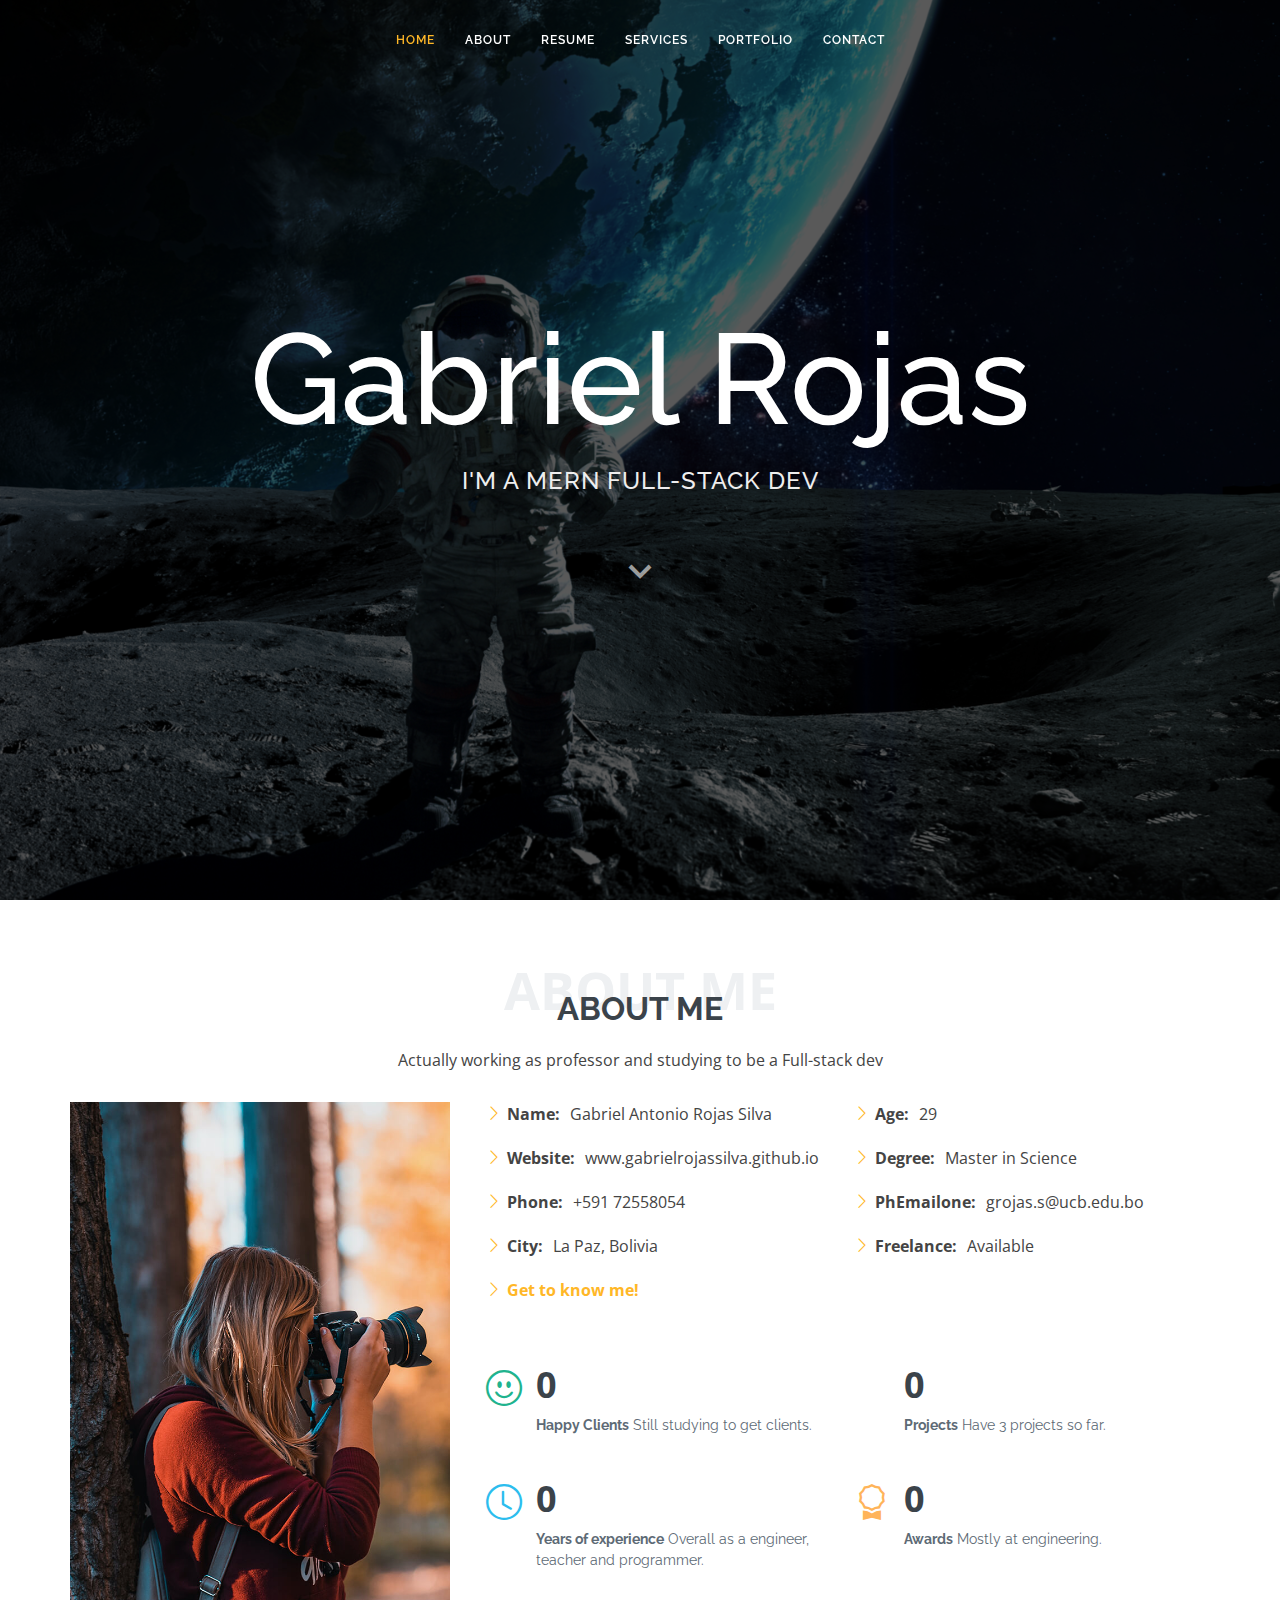
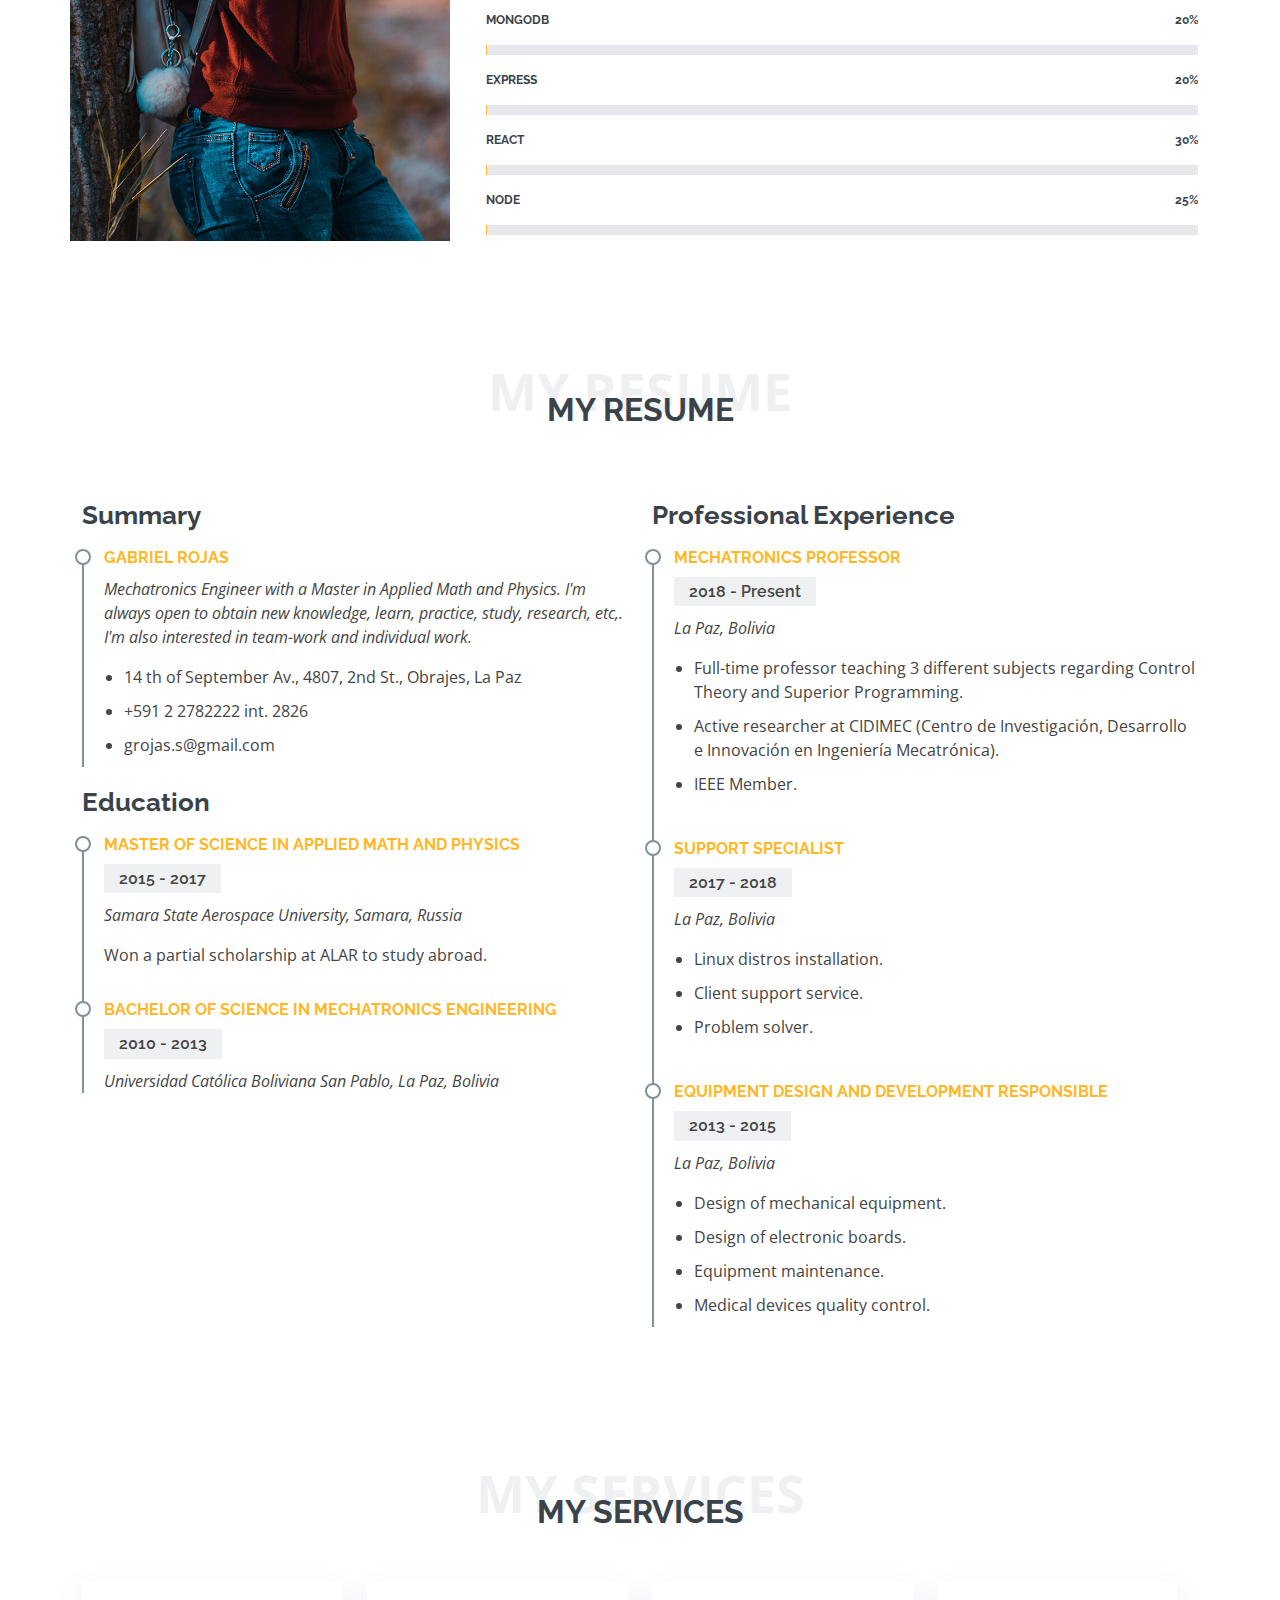
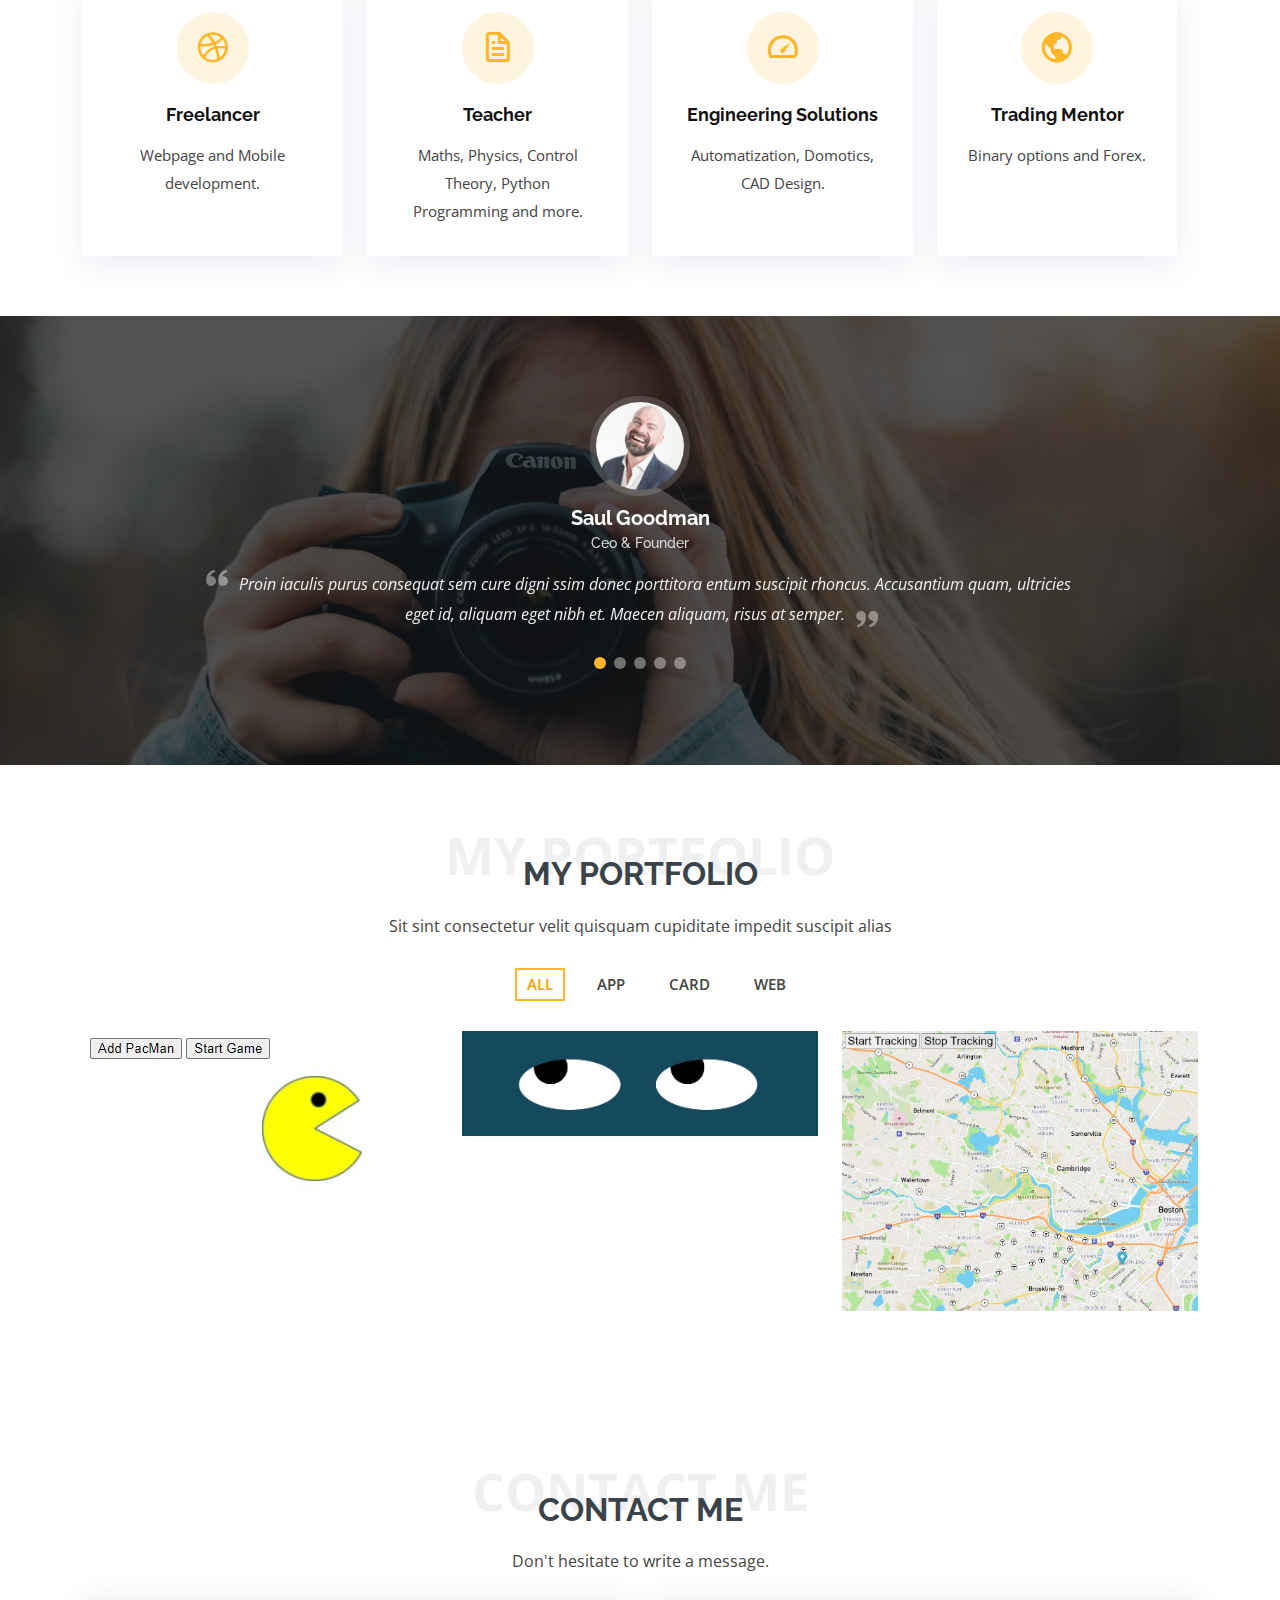
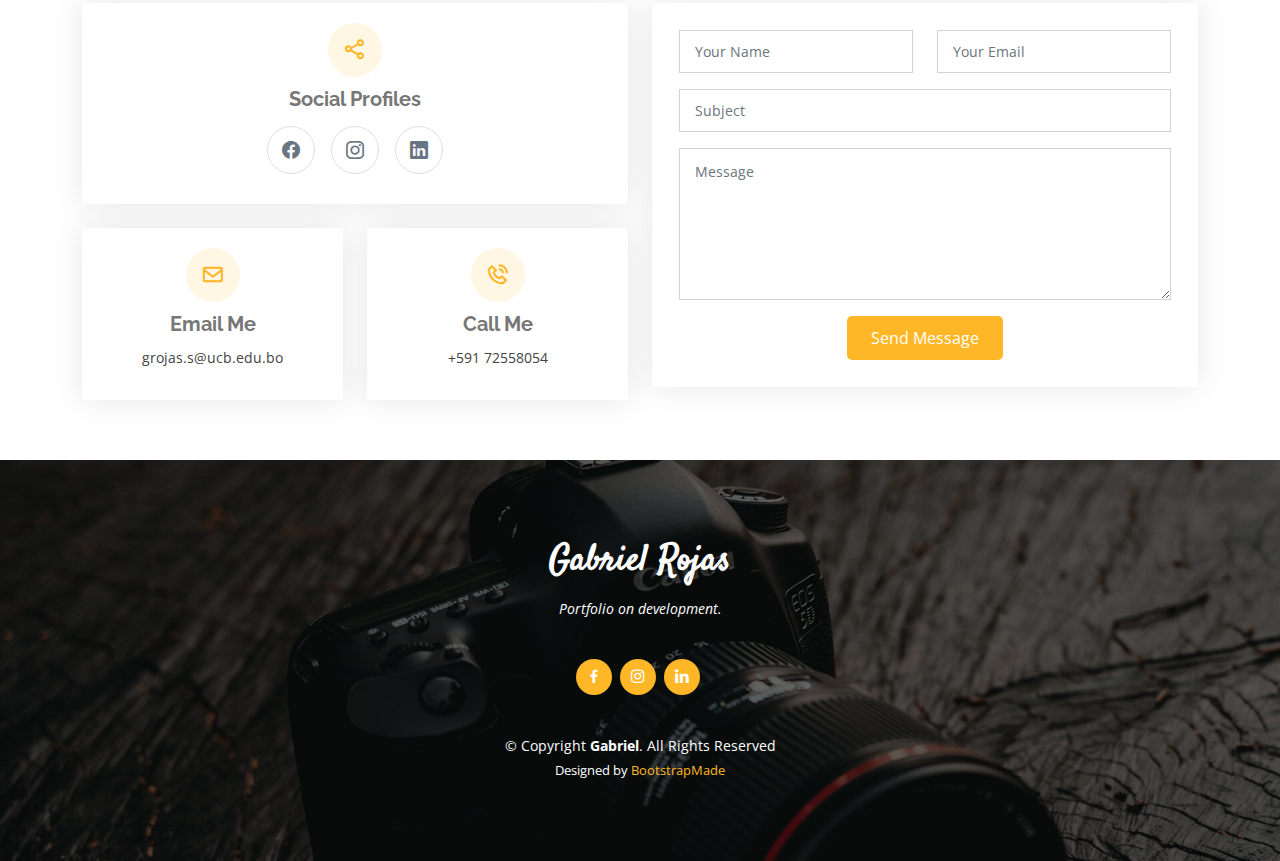
<file: index.html>
<!DOCTYPE html>
<html lang="en">

<head>
  <meta charset="utf-8">
  <meta content="width=device-width, initial-scale=1.0" name="viewport">

  <title>Gabriel's Portolio - Index</title>
  <meta content="" name="description">
  <meta content="" name="keywords">

  <!-- Favicons -->
  <link href="assets/img/favicon.png" rel="icon">
  <link href="assets/img/apple-touch-icon.png" rel="apple-touch-icon">

  <!-- Google Fonts -->
  <link href="https://fonts.googleapis.com/css?family=Open+Sans:300,300i,400,400i,600,600i,700,700i|Raleway:300,300i,400,400i,500,500i,600,600i,700,700i|Satisfy" rel="stylesheet">

  <!-- Vendor CSS Files -->
  <link href="assets/vendor/bootstrap/css/bootstrap.min.css" rel="stylesheet">
  <link href="assets/vendor/bootstrap-icons/bootstrap-icons.css" rel="stylesheet">
  <link href="assets/vendor/boxicons/css/boxicons.min.css" rel="stylesheet">
  <link href="assets/vendor/glightbox/css/glightbox.min.css" rel="stylesheet">
  <link href="assets/vendor/swiper/swiper-bundle.min.css" rel="stylesheet">

  <!-- Template Main CSS File -->
  <link href="assets/css/style.css" rel="stylesheet">

  <!-- =======================================================
  * Template Name: Laura - v4.3.0
  * Template URL: https://bootstrapmade.com/laura-free-creative-bootstrap-theme/
  * Author: BootstrapMade.com
  * License: https://bootstrapmade.com/license/
  ======================================================== -->
</head>

<body>

  <!-- ======= Header ======= -->
  <header id="header" class="fixed-top d-flex justify-content-center align-items-center header-transparent">

    <nav id="navbar" class="navbar">
      <ul>
        <li><a class="nav-link scrollto active" href="#hero">Home</a></li>
        <li><a class="nav-link scrollto" href="#about">About</a></li>
        <li><a class="nav-link scrollto" href="#resume">Resume</a></li>
        <li><a class="nav-link scrollto" href="#services">Services</a></li>
        <li><a class="nav-link scrollto " href="#portfolio">Portfolio</a></li>
        <!-- 
        <li class="dropdown"><a href="#"><span>Drop Down</span> <i class="bi bi-chevron-down"></i></a>
          <ul>
            <li><a href="#">Drop Down 1</a></li>
            <li class="dropdown"><a href="#"><span>Deep Drop Down</span> <i class="bi bi-chevron-right"></i></a>
              <ul>
                <li><a href="#">Deep Drop Down 1</a></li>
                <li><a href="#">Deep Drop Down 2</a></li>
                <li><a href="#">Deep Drop Down 3</a></li>
                <li><a href="#">Deep Drop Down 4</a></li>
                <li><a href="#">Deep Drop Down 5</a></li>
              </ul>
            </li>
            <li><a href="#">Drop Down 2</a></li>
            <li><a href="#">Drop Down 3</a></li>
            <li><a href="#">Drop Down 4</a></li>
          </ul>
        </li>
        -->
        <li><a class="nav-link scrollto" href="#contact">Contact</a></li>
      </ul>
      <i class="bi bi-list mobile-nav-toggle"></i>
    </nav><!-- .navbar -->

  </header><!-- End Header -->

  <!-- ======= Hero Section ======= -->
  <section id="hero">
    <div class="hero-container">
      <h1>Gabriel Rojas</h1>
      <h2>I'm a MERN full-stack dev</h2>
      <a href="#about" class="btn-scroll scrollto" title="Scroll Down"><i class="bx bx-chevron-down"></i></a>
    </div>
  </section><!-- End Hero -->

  <main id="main">

    <!-- ======= About Me Section ======= -->
    <section id="about" class="about">
      <div class="container">

        <div class="section-title">
          <span>About Me</span>
          <h2>About Me</h2>
          <p>Actually working as professor and studying to be a Full-stack dev</p>
        </div>

        <div class="row">
          <div class="image col-lg-4 d-flex align-items-stretch justify-content-center justify-content-lg-start"></div>
          <div class="col-lg-8 d-flex flex-column align-items-stretch">
            <div class="content ps-lg-4 d-flex flex-column justify-content-center">
              <div class="row">
                <div class="col-lg-6">
                  <ul>
                    <li><i class="bi bi-chevron-right"></i> <strong>Name:</strong> <span>Gabriel Antonio Rojas Silva</span></li>
                    <li><i class="bi bi-chevron-right"></i> <strong>Website:</strong> <span>www.gabrielrojassilva.github.io</span></li>
                    <li><i class="bi bi-chevron-right"></i> <strong>Phone:</strong> <span>+591 72558054</span></li>
                    <li><i class="bi bi-chevron-right"></i> <strong>City:</strong> <span>La Paz, Bolivia</span></li>
                    <li><i class="bi bi-chevron-right"></i><a href="https://youtu.be/0MTuO3ofJcs" target="_blank"> <strong>Get to know me!</strong></a></li>
                  </ul>
                </div>
                <div class="col-lg-6">
                  <ul>
                    <li><i class="bi bi-chevron-right"></i> <strong>Age:</strong> <span>29</span></li>
                    <li><i class="bi bi-chevron-right"></i> <strong>Degree:</strong> <span>Master in Science</span></li>
                    <li><i class="bi bi-chevron-right"></i> <strong>PhEmailone:</strong> <span>grojas.s@ucb.edu.bo</span></li>
                    <li><i class="bi bi-chevron-right"></i> <strong>Freelance:</strong> <span>Available</span></li>
                  </ul>
                </div>
              </div>
              <div class="row mt-n4">
                <div class="col-md-6 mt-5 d-md-flex align-items-md-stretch">
                  <div class="count-box">
                    <i class="bi bi-emoji-smile" style="color: #20b38e;"></i>
                    <span data-purecounter-start="0" data-purecounter-end="0" data-purecounter-duration="1" class="purecounter"></span>
                    <p><strong>Happy Clients</strong> Still studying to get clients.</p>
                  </div>
                </div>

                <div class="col-md-6 mt-5 d-md-flex align-items-md-stretch">
                  <div class="count-box">
                    <i class="bi bi-journal-richtextr" style="color: #8a1ac2;"></i>
                    <span data-purecounter-start="0" data-purecounter-end="3" data-purecounter-duration="1" class="purecounter"></span>
                    <p><strong>Projects</strong> Have 3 projects so far.</p>
                  </div>
                </div>

                <div class="col-md-6 mt-5 d-md-flex align-items-md-stretch">
                  <div class="count-box">
                    <i class="bi bi-clock" style="color: #2cbdee;"></i>
                    <span data-purecounter-start="0" data-purecounter-end="8" data-purecounter-duration="1" class="purecounter"></span>
                    <p><strong>Years of experience</strong> Overall as a engineer, teacher and programmer.</p>
                  </div>
                </div>

                <div class="col-md-6 mt-5 d-md-flex align-items-md-stretch">
                  <div class="count-box">
                    <i class="bi bi-award" style="color: #ffb459;"></i>
                    <span data-purecounter-start="0" data-purecounter-end="10" data-purecounter-duration="1" class="purecounter"></span>
                    <p><strong>Awards</strong> Mostly at engineering.</p>
                  </div>
                </div>
              </div>
            </div><!-- End .content-->

            <div class="skills-content ps-lg-4">
              <div class="progress">
                <span class="skill">MongoDB <i class="val">20%</i></span>
                <div class="progress-bar-wrap">
                  <div class="progress-bar" role="progressbar" aria-valuenow="20" aria-valuemin="0" aria-valuemax="100"></div>
                </div>
              </div>

              <div class="progress">
                <span class="skill">Express <i class="val">20%</i></span>
                <div class="progress-bar-wrap">
                  <div class="progress-bar" role="progressbar" aria-valuenow="20" aria-valuemin="0" aria-valuemax="100"></div>
                </div>
              </div>

              <div class="progress">
                <span class="skill">React <i class="val">30%</i></span>
                <div class="progress-bar-wrap">
                  <div class="progress-bar" role="progressbar" aria-valuenow="30" aria-valuemin="0" aria-valuemax="100"></div>
                </div>
              </div>
              
              <div class="progress">
                <span class="skill">Node <i class="val">25%</i></span>
                <div class="progress-bar-wrap">
                  <div class="progress-bar" role="progressbar" aria-valuenow="25" aria-valuemin="0" aria-valuemax="100"></div>
                </div>
              </div>
              
            </div>

          </div>
        </div>

      </div>
    </section><!-- End About Me Section -->

    <!-- ======= My Resume Section ======= -->
    <section id="resume" class="resume">
      <div class="container">

        <div class="section-title">
          <span>My Resume</span>
          <h2>My Resume</h2>
        </div>

        <div class="row">
          <div class="col-lg-6">
            <h3 class="resume-title">Summary</h3>
            <div class="resume-item pb-0">
              <h4>Gabriel Rojas</h4>
              <p><em>Mechatronics Engineer with a Master in Applied Math and Physics. I'm always open to obtain new knowledge, learn, practice, study, research, etc,. I'm also interested in team-work and individual work.</em></p>
              <p>
              <ul>
                <li>14 th of September Av., 4807, 2nd St., Obrajes, La Paz</li>
                <li>+591 2 2782222 int. 2826</li>
                <li>grojas.s@gmail.com</li>
              </ul>
              </p>
            </div>

            <h3 class="resume-title">Education</h3>
            <div class="resume-item">
              <h4>Master of Science in Applied Math and Physics</h4>
              <h5>2015 - 2017</h5>
              <p><em>Samara State Aerospace University, Samara, Russia</em></p>
              <p>Won a partial scholarship at ALAR to study abroad.</p>
            </div>
            <div class="resume-item">
              <h4>Bachelor of Science in Mechatronics Engineering</h4>
              <h5>2010 - 2013</h5>
              <p><em>Universidad Católica Boliviana San Pablo, La Paz, Bolivia</em></p>
              <p></p>
            </div>
          </div>
          <div class="col-lg-6">
            <h3 class="resume-title">Professional Experience</h3>
            <div class="resume-item">
              <h4>Mechatronics professor</h4>
              <h5>2018 - Present</h5>
              <p><em>La Paz, Bolivia </em></p>
              <p>
              <ul>
                <li>Full-time professor teaching 3 different subjects regarding Control Theory and Superior Programming. </li>
                <li>Active researcher at CIDIMEC (Centro de Investigación, Desarrollo e Innovación en Ingeniería Mecatrónica). </li>
                <li>IEEE Member.</li>
              </ul>
              </p>
            </div>
            <div class="resume-item">
              <h4>Support specialist</h4>
              <h5>2017 - 2018</h5>
              <p><em>La Paz, Bolivia</em></p>
              <p>
              <ul>
                <li>Linux distros installation.</li>
                <li>Client support service.</li>
                <li>Problem solver.</li>
              </ul>
              </p>
            </div>
            <div class="resume-item">
              <h4>Equipment Design and Development Responsible</h4>
              <h5>2013 - 2015</h5>
              <p><em>La Paz, Bolivia</em></p>
              <p>
              <ul>
                <li>Design of mechanical equipment.</li>
                <li>Design of electronic boards.</li>
                <li>Equipment maintenance.</li>
                <li>Medical devices quality control.</li>
              </ul>
              </p>
            </div>
          </div>
        </div>

      </div>
    </section><!-- End My Resume Section -->

    <!-- ======= My Services Section ======= -->
    <section id="services" class="services">
      <div class="container">

        <div class="section-title">
          <span>My Services</span>
          <h2>My Services</h2>
          <p></p>
        </div>

        <div class="row">
          <div class="col-md-6 col-lg-3 d-flex align-items-stretch mb-5 mb-lg-0">
            <div class="icon-box">
              <div class="icon"><i class="bx bxl-dribbble"></i></div>
              <h4 class="title"><a href="">Freelancer</a></h4>
              <p class="description">Webpage and Mobile development.</p>
            </div>
          </div>

          <div class="col-md-6 col-lg-3 d-flex align-items-stretch mb-5 mb-lg-0">
            <div class="icon-box">
              <div class="icon"><i class="bx bx-file"></i></div>
              <h4 class="title"><a href="">Teacher</a></h4>
              <p class="description">Maths, Physics, Control Theory, Python Programming and more.</p>
            </div>
          </div>

          <div class="col-md-6 col-lg-3 d-flex align-items-stretch mb-5 mb-lg-0">
            <div class="icon-box">
              <div class="icon"><i class="bx bx-tachometer"></i></div>
              <h4 class="title"><a href="">Engineering Solutions</a></h4>
              <p class="description">Automatization, Domotics, CAD Design.</p>
            </div>
          </div>

          <div class="col-md-6 col-lg-3 d-flex align-items-stretch mb-5 mb-lg-0">
            <div class="icon-box">
              <div class="icon"><i class="bx bx-world"></i></div>
              <h4 class="title"><a href="">Trading Mentor</a></h4>
              <p class="description">Binary options and Forex.</p>
            </div>
          </div>

        </div>

      </div>
    </section><!-- End My Services Section -->

    <!-- ======= Testimonials Section ======= -->
    <section id="testimonials" class="testimonials">
      <div class="container position-relative">

        <div class="testimonials-slider swiper-container" data-aos="fade-up" data-aos-delay="100">
          <div class="swiper-wrapper">

            <div class="swiper-slide">
              <div class="testimonial-item">
                <img src="assets/img/testimonials/testimonials-1.jpg" class="testimonial-img" alt="">
                <h3>Saul Goodman</h3>
                <h4>Ceo &amp; Founder</h4>
                <p>
                  <i class="bx bxs-quote-alt-left quote-icon-left"></i>
                  Proin iaculis purus consequat sem cure digni ssim donec porttitora entum suscipit rhoncus. Accusantium quam, ultricies eget id, aliquam eget nibh et. Maecen aliquam, risus at semper.
                  <i class="bx bxs-quote-alt-right quote-icon-right"></i>
                </p>
              </div>
            </div><!-- End testimonial item -->

            <div class="swiper-slide">
              <div class="testimonial-item">
                <img src="assets/img/testimonials/testimonials-2.jpg" class="testimonial-img" alt="">
                <h3>Sara Wilsson</h3>
                <h4>Designer</h4>
                <p>
                  <i class="bx bxs-quote-alt-left quote-icon-left"></i>
                  Export tempor illum tamen malis malis eram quae irure esse labore quem cillum quid cillum eram malis quorum velit fore eram velit sunt aliqua noster fugiat irure amet legam anim culpa.
                  <i class="bx bxs-quote-alt-right quote-icon-right"></i>
                </p>
              </div>
            </div><!-- End testimonial item -->

            <div class="swiper-slide">
              <div class="testimonial-item">
                <img src="assets/img/testimonials/testimonials-3.jpg" class="testimonial-img" alt="">
                <h3>Jena Karlis</h3>
                <h4>Store Owner</h4>
                <p>
                  <i class="bx bxs-quote-alt-left quote-icon-left"></i>
                  Enim nisi quem export duis labore cillum quae magna enim sint quorum nulla quem veniam duis minim tempor labore quem eram duis noster aute amet eram fore quis sint minim.
                  <i class="bx bxs-quote-alt-right quote-icon-right"></i>
                </p>
              </div>
            </div><!-- End testimonial item -->

            <div class="swiper-slide">
              <div class="testimonial-item">
                <img src="assets/img/testimonials/testimonials-4.jpg" class="testimonial-img" alt="">
                <h3>Matt Brandon</h3>
                <h4>Freelancer</h4>
                <p>
                  <i class="bx bxs-quote-alt-left quote-icon-left"></i>
                  Fugiat enim eram quae cillum dolore dolor amet nulla culpa multos export minim fugiat minim velit minim dolor enim duis veniam ipsum anim magna sunt elit fore quem dolore labore illum veniam.
                  <i class="bx bxs-quote-alt-right quote-icon-right"></i>
                </p>
              </div>
            </div><!-- End testimonial item -->

            <div class="swiper-slide">
              <div class="testimonial-item">
                <img src="assets/img/testimonials/testimonials-5.jpg" class="testimonial-img" alt="">
                <h3>John Larson</h3>
                <h4>Entrepreneur</h4>
                <p>
                  <i class="bx bxs-quote-alt-left quote-icon-left"></i>
                  Quis quorum aliqua sint quem legam fore sunt eram irure aliqua veniam tempor noster veniam enim culpa labore duis sunt culpa nulla illum cillum fugiat legam esse veniam culpa fore nisi cillum quid.
                  <i class="bx bxs-quote-alt-right quote-icon-right"></i>
                </p>
              </div>
            </div><!-- End testimonial item -->

          </div>
          <div class="swiper-pagination"></div>
        </div>

      </div>
    </section><!-- End Testimonials Section -->

    <!-- ======= My Portfolio Section ======= -->
    <section id="portfolio" class="portfolio">
      <div class="container">

        <div class="section-title">
          <span>My Portfolio</span>
          <h2>My Portfolio</h2>
          <p>Sit sint consectetur velit quisquam cupiditate impedit suscipit alias</p>
        </div>

        <ul id="portfolio-flters" class="d-flex justify-content-center">
          <li data-filter="*" class="filter-active">All</li>
          <li data-filter=".filter-app">App</li>
          <li data-filter=".filter-card">Card</li>
          <li data-filter=".filter-web">Web</li>
        </ul>

        <div class="row portfolio-container">

          <div class="col-lg-4 col-md-6 portfolio-item filter-web">
            <div class="portfolio-img"><img src="assets/img/portfolio/pacmen_exercise.jpg" class="img-fluid" alt=""></div>
            <div class="portfolio-info">
              <h4>PacMen Exercise</h4>
              <p>Web</p>
              <a href="assets/img/portfolio/portfolio-2.jpg" data-gallery="portfolioGallery" class="portfolio-lightbox preview-link" title="Web 3"><i class="bx bx-plus"></i></a>
              <a href="https://github.com/gabrielrojassilva/PacMen_Exercise.git" target="_blank" class="details-link" title="More Details"><i class="bx bx-link"></i></a>
            </div>
          </div>

          <div class="col-lg-4 col-md-6 portfolio-item filter-web">
            <div class="portfolio-img"><img src="assets/img/portfolio/eye_exercise.jpg" class="img-fluid" alt=""></div>
            <div class="portfolio-info">
              <h4>Eye Exercise</h4>
              <p>Web</p>
              <a href="assets/img/portfolio/portfolio-5.jpg" data-gallery="portfolioGallery" class="portfolio-lightbox preview-link" title="Web 2"><i class="bx bx-plus"></i></a>
              <a href="https://github.com/gabrielrojassilva/Eye_Exercise.git" target="_blank" class="details-link" title="More Details"><i class="bx bx-link"></i></a>
            </div>
          </div>

          <div class="col-lg-4 col-md-6 portfolio-item filter-web">
            <div class="portfolio-img"><img src="assets/img/portfolio/bus_tracking.jpg" class="img-fluid" alt=""></div>
            <div class="portfolio-info">
              <h4>Real Time Bus Tracking</h4>
              <p>Web</p>
              <a href="assets/img/portfolio/portfolio-9.jpg" data-gallery="portfolioGallery" class="portfolio-lightbox preview-link" title="Web 3"><i class="bx bx-plus"></i></a>
              <a href="https://github.com/gabrielrojassilva/Real_Time_Bus_Tracker.git" target="_blank" class="details-link" title="More Details"><i class="bx bx-link"></i></a>
            </div>
          </div>
          <!--
          <div class="col-lg-4 col-md-6 portfolio-item filter-app">
            <div class="portfolio-img"><img src="assets/img/portfolio/portfolio-1.jpg" class="img-fluid" alt=""></div>
            <div class="portfolio-info">
              <h4>App 1</h4>
              <p>App</p>
              <a href="assets/img/portfolio/portfolio-1.jpg" data-gallery="portfolioGallery" class="portfolio-lightbox preview-link" title="App 1"><i class="bx bx-plus"></i></a>
              <a href="portfolio-details.html" class="details-link" title="More Details"><i class="bx bx-link"></i></a>
            </div>
          </div>

          <div class="col-lg-4 col-md-6 portfolio-item filter-app">
            <div class="portfolio-img"><img src="assets/img/portfolio/portfolio-3.jpg" class="img-fluid" alt=""></div>
            <div class="portfolio-info">
              <h4>App 2</h4>
              <p>App</p>
              <a href="assets/img/portfolio/portfolio-3.jpg" data-gallery="portfolioGallery" class="portfolio-lightbox preview-link" title="App 2"><i class="bx bx-plus"></i></a>
              <a href="portfolio-details.html" class="details-link" title="More Details"><i class="bx bx-link"></i></a>
            </div>
          </div>

          <div class="col-lg-4 col-md-6 portfolio-item filter-app">
            <div class="portfolio-img"><img src="assets/img/portfolio/portfolio-6.jpg" class="img-fluid" alt=""></div>
            <div class="portfolio-info">
              <h4>App 3</h4>
              <p>App</p>
              <a href="assets/img/portfolio/portfolio-6.jpg" data-gallery="portfolioGallery" class="portfolio-lightbox preview-link" title="App 3"><i class="bx bx-plus"></i></a>
              <a href="portfolio-details.html" class="details-link" title="More Details"><i class="bx bx-link"></i></a>
            </div>
          </div>

          <div class="col-lg-4 col-md-6 portfolio-item filter-card">
            <div class="portfolio-img"><img src="assets/img/portfolio/portfolio-7.jpg" class="img-fluid" alt=""></div>
            <div class="portfolio-info">
              <h4>Card 1</h4>
              <p>Card</p>
              <a href="assets/img/portfolio/portfolio-7.jpg" data-gallery="portfolioGallery" class="portfolio-lightbox preview-link" title="Card 1"><i class="bx bx-plus"></i></a>
              <a href="portfolio-details.html" class="details-link" title="More Details"><i class="bx bx-link"></i></a>
            </div>
          </div>

          <div class="col-lg-4 col-md-6 portfolio-item filter-card">
            <div class="portfolio-img"><img src="assets/img/portfolio/portfolio-4.jpg" class="img-fluid" alt=""></div>
            <div class="portfolio-info">
              <h4>Card 2</h4>
              <p>Card</p>
              <a href="assets/img/portfolio/portfolio-4.jpg" data-gallery="portfolioGallery" class="portfolio-lightbox preview-link" title="Card 2"><i class="bx bx-plus"></i></a>
              <a href="portfolio-details.html" class="details-link" title="More Details"><i class="bx bx-link"></i></a>
            </div>
          </div>

          <div class="col-lg-4 col-md-6 portfolio-item filter-card">
            <div class="portfolio-img"><img src="assets/img/portfolio/portfolio-8.jpg" class="img-fluid" alt=""></div>
            <div class="portfolio-info">
              <h4>Card 3</h4>
              <p>Card</p>
              <a href="assets/img/portfolio/portfolio-8.jpg" data-gallery="portfolioGallery" class="portfolio-lightbox preview-link" title="Card 3"><i class="bx bx-plus"></i></a>
              <a href="portfolio-details.html" class="details-link" title="More Details"><i class="bx bx-link"></i></a>
            </div>
          </div>
          -->
        </div>

      </div>
    </section><!-- End My Portfolio Section -->

    <!-- ======= Pricing Section ======= -->
    <!--
    <section id="pricing" class="pricing">
      <div class="container">

        <div class="section-title">
          <span>Pricing</span>
          <h2>Pricing</h2>
          <p>Sit sint consectetur velit quisquam cupiditate impedit suscipit alias</p>
        </div>

        <div class="row">

          <div class="col-lg-3 col-md-6">
            <div class="box">
              <h3>Free</h3>
              <h4><sup>$</sup>10<span> / month</span></h4>
              <ul>
                <li>Web Pages</li>
                <li>Mobile Apps</li>
                <li>Nulla at volutpat dola</li>
                <li class="na">Pharetra massa</li>
                <li class="na">Massa ultricies mi</li>
              </ul>
              <div class="btn-wrap">
                <a href="#" class="btn-buy">Buy Now</a>
              </div>
            </div>
          </div>

          <div class="col-lg-3 col-md-6 mt-4 mt-md-0">
            <div class="box featured">
              <h3>Teacher</h3>
              <h4><sup>$</sup>19<span> / month</span></h4>
              <ul>
                <li>Aida dere</li>
                <li>Nec feugiat nisl</li>
                <li>Nulla at volutpat dola</li>
                <li>Pharetra massa</li>
                <li class="na">Massa ultricies mi</li>
              </ul>
              <div class="btn-wrap">
                <a href="#" class="btn-buy">Buy Now</a>
              </div>
            </div>
          </div>

          <div class="col-lg-3 col-md-6 mt-4 mt-lg-0">
            <div class="box">
              <h3>Developer</h3>
              <h4><sup>$</sup>29<span> / month</span></h4>
              <ul>
                <li>Aida dere</li>
                <li>Nec feugiat nisl</li>
                <li>Nulla at volutpat dola</li>
                <li>Pharetra massa</li>
                <li>Massa ultricies mi</li>
              </ul>
              <div class="btn-wrap">
                <a href="#" class="btn-buy">Buy Now</a>
              </div>
            </div>
          </div>

          <div class="col-lg-3 col-md-6 mt-4 mt-lg-0">
            <div class="box">
              <span class="advanced">Advanced</span>
              <h3>Trading Mentor</h3>
              <h4><sup>$</sup>49<span> / month</span></h4>
              <ul>
                <li>Aida dere</li>
                <li>Nec feugiat nisl</li>
                <li>Nulla at volutpat dola</li>
                <li>Pharetra massa</li>
                <li>Massa ultricies mi</li>
              </ul>
              <div class="btn-wrap">
                <a href="#" class="btn-buy">Buy Now</a>
              </div>
            </div>
          </div>

        </div>

      </div>
    </section>
    -->
    <!-- End Pricing Section -->
    
    <!-- ======= Contact Me Section ======= -->
    <section id="contact" class="contact">
      <div class="container">

        <div class="section-title">
          <span>Contact Me</span>
          <h2>Contact Me</h2>
          <p>Don't hesitate to write a message.</p>
        </div>

        <div class="row">

          <div class="col-lg-6">

            <div class="row">
              <div class="col-md-12">
                <div class="info-box">
                  <i class="bx bx-share-alt"></i>
                  <h3>Social Profiles</h3>
                  <div class="social-links">
                    <!--<a href="#" class="twitter"><i class="bi bi-twitter"></i></a>-->
                    <a href="https://www.facebook.com/gabriel.rojassilva" target="_blank" class="facebook"><i class="bi bi-facebook"></i></a>
                    <a href="https://www.instagram.com/gaborojassilva/?hl=es" target="_blank" class="instagram"><i class="bi bi-instagram"></i></a>
                    <!--<a href="#" class="google-plus"><i class="bi bi-skype"></i></a>-->
                    <a href="https://www.linkedin.com/in/gabriel-rojas-5b3534a0" target="_blank" class="linkedin"><i class="bi bi-linkedin"></i></a>
                  </div>
                </div>
              </div>
              <div class="col-md-6">
                <div class="info-box mt-4">
                  <i class="bx bx-envelope"></i>
                  <h3>Email Me</h3>
                  <p>grojas.s@ucb.edu.bo</p>
                </div>
              </div>
              <div class="col-md-6">
                <div class="info-box mt-4">
                  <i class="bx bx-phone-call"></i>
                  <h3>Call Me</h3>
                  <p>+591 72558054</p>
                </div>
              </div>
            </div>

          </div>

          <div class="col-lg-6">
            <form action="forms/contact.php" method="post" role="form" class="php-email-form">
              <div class="row">
                <div class="col-md-6 form-group">
                  <input type="text" name="name" class="form-control" id="name" placeholder="Your Name" required>
                </div>
                <div class="col-md-6 form-group mt-3 mt-md-0">
                  <input type="email" class="form-control" name="email" id="email" placeholder="Your Email" required>
                </div>
              </div>
              <div class="form-group mt-3">
                <input type="text" class="form-control" name="subject" id="subject" placeholder="Subject" required>
              </div>
              <div class="form-group mt-3">
                <textarea class="form-control" name="message" rows="6" placeholder="Message" required></textarea>
              </div>
              <div class="my-3">
                <div class="loading">Loading</div>
                <div class="error-message"></div>
                <div class="sent-message">Your message has been sent. Thank you!</div>
              </div>
              <div class="text-center"><button type="submit">Send Message</button></div>
            </form>
          </div>

        </div>

      </div>
    </section><!-- End Contact Me Section -->

  </main><!-- End #main -->

  <!-- ======= Footer ======= -->
  <footer id="footer">
    <div class="container">
      <h3>Gabriel Rojas</h3>
      <p>Portfolio on development.</p>
      <div class="social-links">
        <!--<a href="#" class="twitter"><i class="bx bxl-twitter"></i></a>-->
        <a href="https://www.facebook.com/gabriel.rojassilva" target="_blank" class="facebook"><i class="bx bxl-facebook"></i></a>
        <a href="https://www.instagram.com/gaborojassilva/?hl=es" target="_blank" class="instagram"><i class="bx bxl-instagram"></i></a>
        <!--<a href="#" class="google-plus"><i class="bx bxl-skype"></i></a>-->
        <a href="https://www.linkedin.com/in/gabriel-rojas-5b3534a0" target="_blank" class="linkedin"><i class="bx bxl-linkedin"></i></a>
      </div>
      <div class="copyright">
        &copy; Copyright <strong><span>Gabriel</span></strong>. All Rights Reserved
      </div>
      <div class="credits">
        <!-- All the links in the footer should remain intact. -->
        <!-- You can delete the links only if you purchased the pro version. -->
        <!-- Licensing information: https://bootstrapmade.com/license/ -->
        <!-- Purchase the pro version with working PHP/AJAX contact form: https://bootstrapmade.com/laura-free-creative-bootstrap-theme/ -->
        Designed by <a href="https://bootstrapmade.com/">BootstrapMade</a>
      </div>
    </div>
  </footer><!-- End Footer -->

  <a href="#" class="back-to-top d-flex align-items-center justify-content-center"><i class="bi bi-arrow-up-short"></i></a>

  <!-- Vendor JS Files -->
  <script src="assets/vendor/bootstrap/js/bootstrap.bundle.min.js"></script>
  <script src="assets/vendor/glightbox/js/glightbox.min.js"></script>
  <script src="assets/vendor/isotope-layout/isotope.pkgd.min.js"></script>
  <script src="assets/vendor/php-email-form/validate.js"></script>
  <script src="assets/vendor/purecounter/purecounter.js"></script>
  <script src="assets/vendor/swiper/swiper-bundle.min.js"></script>
  <script src="assets/vendor/waypoints/noframework.waypoints.js"></script>

  <!-- Template Main JS File -->
  <script src="assets/js/main.js"></script>

</body>

</html>
</file>
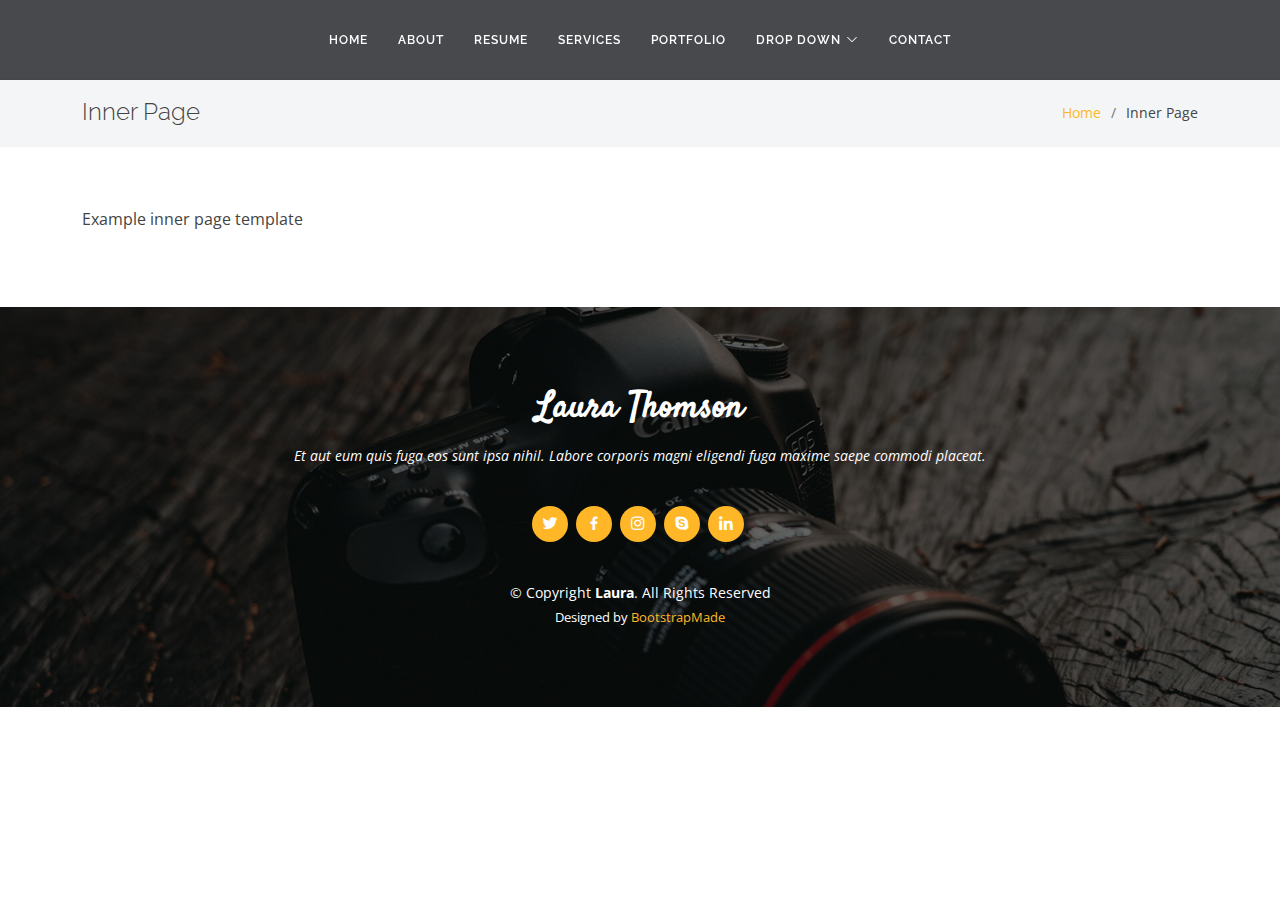
<file: inner-page.html>
<!DOCTYPE html>
<html lang="en">

<head>
  <meta charset="utf-8">
  <meta content="width=device-width, initial-scale=1.0" name="viewport">

  <title>Inner Page - Laura Bootstrap Template</title>
  <meta content="" name="description">
  <meta content="" name="keywords">

  <!-- Favicons -->
  <link href="assets/img/favicon.png" rel="icon">
  <link href="assets/img/apple-touch-icon.png" rel="apple-touch-icon">

  <!-- Google Fonts -->
  <link href="https://fonts.googleapis.com/css?family=Open+Sans:300,300i,400,400i,600,600i,700,700i|Raleway:300,300i,400,400i,500,500i,600,600i,700,700i|Satisfy" rel="stylesheet">

  <!-- Vendor CSS Files -->
  <link href="assets/vendor/bootstrap/css/bootstrap.min.css" rel="stylesheet">
  <link href="assets/vendor/bootstrap-icons/bootstrap-icons.css" rel="stylesheet">
  <link href="assets/vendor/boxicons/css/boxicons.min.css" rel="stylesheet">
  <link href="assets/vendor/glightbox/css/glightbox.min.css" rel="stylesheet">
  <link href="assets/vendor/swiper/swiper-bundle.min.css" rel="stylesheet">

  <!-- Template Main CSS File -->
  <link href="assets/css/style.css" rel="stylesheet">

  <!-- =======================================================
  * Template Name: Laura - v4.3.0
  * Template URL: https://bootstrapmade.com/laura-free-creative-bootstrap-theme/
  * Author: BootstrapMade.com
  * License: https://bootstrapmade.com/license/
  ======================================================== -->
</head>

<body>

  <!-- ======= Header ======= -->
  <header id="header" class="fixed-top d-flex justify-content-center align-items-center ">

    <nav id="navbar" class="navbar">
      <ul>
        <li><a class="nav-link scrollto " href="#hero">Home</a></li>
        <li><a class="nav-link scrollto" href="#about">About</a></li>
        <li><a class="nav-link scrollto" href="#resume">Resume</a></li>
        <li><a class="nav-link scrollto" href="#services">Services</a></li>
        <li><a class="nav-link scrollto " href="#portfolio">Portfolio</a></li>
        <li class="dropdown"><a href="#"><span>Drop Down</span> <i class="bi bi-chevron-down"></i></a>
          <ul>
            <li><a href="#">Drop Down 1</a></li>
            <li class="dropdown"><a href="#"><span>Deep Drop Down</span> <i class="bi bi-chevron-right"></i></a>
              <ul>
                <li><a href="#">Deep Drop Down 1</a></li>
                <li><a href="#">Deep Drop Down 2</a></li>
                <li><a href="#">Deep Drop Down 3</a></li>
                <li><a href="#">Deep Drop Down 4</a></li>
                <li><a href="#">Deep Drop Down 5</a></li>
              </ul>
            </li>
            <li><a href="#">Drop Down 2</a></li>
            <li><a href="#">Drop Down 3</a></li>
            <li><a href="#">Drop Down 4</a></li>
          </ul>
        </li>
        <li><a class="nav-link scrollto" href="#contact">Contact</a></li>
      </ul>
      <i class="bi bi-list mobile-nav-toggle"></i>
    </nav><!-- .navbar -->

  </header><!-- End Header -->

  <main id="main">

    <!-- ======= Breadcrumbs ======= -->
    <section class="breadcrumbs">
      <div class="container">

        <div class="d-flex justify-content-between align-items-center">
          <h2>Inner Page</h2>
          <ol>
            <li><a href="index.html">Home</a></li>
            <li>Inner Page</li>
          </ol>
        </div>

      </div>
    </section><!-- End Breadcrumbs -->

    <section class="inner-page">
      <div class="container">
        <p>
          Example inner page template
        </p>
      </div>
    </section>

  </main><!-- End #main -->

  <!-- ======= Footer ======= -->
  <footer id="footer">
    <div class="container">
      <h3>Laura Thomson</h3>
      <p>Et aut eum quis fuga eos sunt ipsa nihil. Labore corporis magni eligendi fuga maxime saepe commodi placeat.</p>
      <div class="social-links">
        <a href="#" class="twitter"><i class="bx bxl-twitter"></i></a>
        <a href="#" class="facebook"><i class="bx bxl-facebook"></i></a>
        <a href="#" class="instagram"><i class="bx bxl-instagram"></i></a>
        <a href="#" class="google-plus"><i class="bx bxl-skype"></i></a>
        <a href="#" class="linkedin"><i class="bx bxl-linkedin"></i></a>
      </div>
      <div class="copyright">
        &copy; Copyright <strong><span>Laura</span></strong>. All Rights Reserved
      </div>
      <div class="credits">
        <!-- All the links in the footer should remain intact. -->
        <!-- You can delete the links only if you purchased the pro version. -->
        <!-- Licensing information: https://bootstrapmade.com/license/ -->
        <!-- Purchase the pro version with working PHP/AJAX contact form: https://bootstrapmade.com/laura-free-creative-bootstrap-theme/ -->
        Designed by <a href="https://bootstrapmade.com/">BootstrapMade</a>
      </div>
    </div>
  </footer><!-- End Footer -->

  <a href="#" class="back-to-top d-flex align-items-center justify-content-center"><i class="bi bi-arrow-up-short"></i></a>

  <!-- Vendor JS Files -->
  <script src="assets/vendor/bootstrap/js/bootstrap.bundle.min.js"></script>
  <script src="assets/vendor/glightbox/js/glightbox.min.js"></script>
  <script src="assets/vendor/isotope-layout/isotope.pkgd.min.js"></script>
  <script src="assets/vendor/php-email-form/validate.js"></script>
  <script src="assets/vendor/purecounter/purecounter.js"></script>
  <script src="assets/vendor/swiper/swiper-bundle.min.js"></script>
  <script src="assets/vendor/waypoints/noframework.waypoints.js"></script>

  <!-- Template Main JS File -->
  <script src="assets/js/main.js"></script>

</body>

</html>
</file>
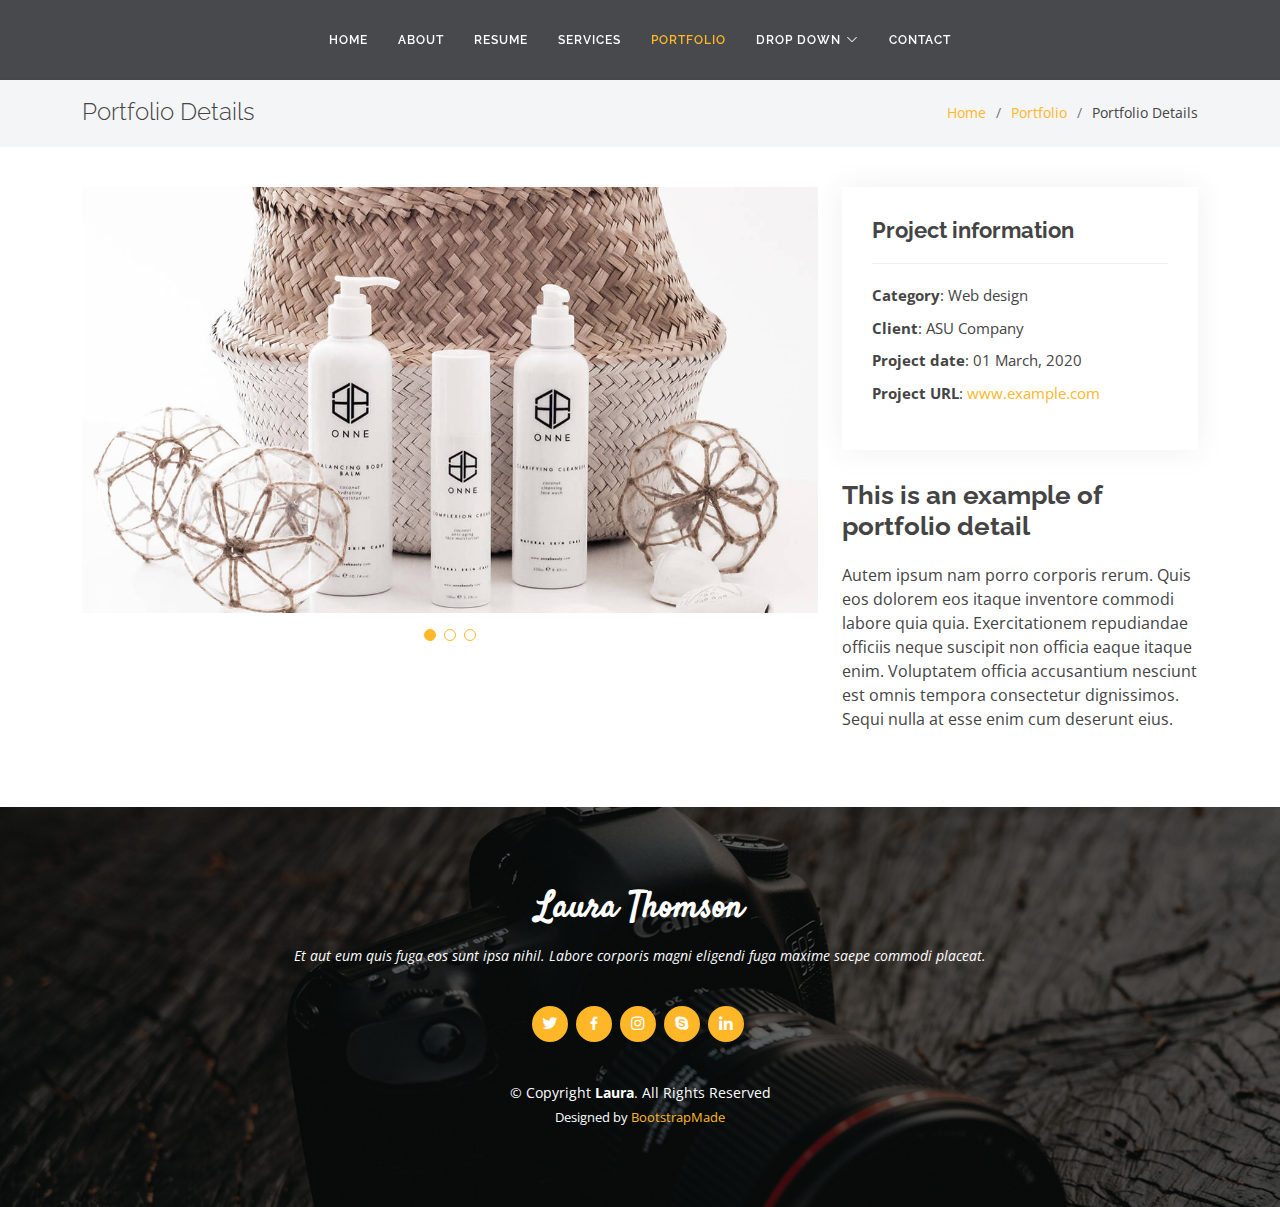
<file: portfolio-details.html>
<!DOCTYPE html>
<html lang="en">

<head>
  <meta charset="utf-8">
  <meta content="width=device-width, initial-scale=1.0" name="viewport">

  <title>Portfolio Details - Laura Bootstrap Template</title>
  <meta content="" name="description">
  <meta content="" name="keywords">

  <!-- Favicons -->
  <link href="assets/img/favicon.png" rel="icon">
  <link href="assets/img/apple-touch-icon.png" rel="apple-touch-icon">

  <!-- Google Fonts -->
  <link href="https://fonts.googleapis.com/css?family=Open+Sans:300,300i,400,400i,600,600i,700,700i|Raleway:300,300i,400,400i,500,500i,600,600i,700,700i|Satisfy" rel="stylesheet">

  <!-- Vendor CSS Files -->
  <link href="assets/vendor/bootstrap/css/bootstrap.min.css" rel="stylesheet">
  <link href="assets/vendor/bootstrap-icons/bootstrap-icons.css" rel="stylesheet">
  <link href="assets/vendor/boxicons/css/boxicons.min.css" rel="stylesheet">
  <link href="assets/vendor/glightbox/css/glightbox.min.css" rel="stylesheet">
  <link href="assets/vendor/swiper/swiper-bundle.min.css" rel="stylesheet">

  <!-- Template Main CSS File -->
  <link href="assets/css/style.css" rel="stylesheet">

  <!-- =======================================================
  * Template Name: Laura - v4.3.0
  * Template URL: https://bootstrapmade.com/laura-free-creative-bootstrap-theme/
  * Author: BootstrapMade.com
  * License: https://bootstrapmade.com/license/
  ======================================================== -->
</head>

<body>

  <!-- ======= Header ======= -->
  <header id="header" class="fixed-top d-flex justify-content-center align-items-center ">

    <nav id="navbar" class="navbar">
      <ul>
        <li><a class="nav-link scrollto " href="index.html">Home</a></li>
        <li><a class="nav-link scrollto" href="#about">About</a></li>
        <li><a class="nav-link scrollto" href="#resume">Resume</a></li>
        <li><a class="nav-link scrollto" href="#services">Services</a></li>
        <li><a class="nav-link scrollto active" href="#portfolio">Portfolio</a></li>
        <li class="dropdown"><a href="#"><span>Drop Down</span> <i class="bi bi-chevron-down"></i></a>
          <ul>
            <li><a href="#">Drop Down 1</a></li>
            <li class="dropdown"><a href="#"><span>Deep Drop Down</span> <i class="bi bi-chevron-right"></i></a>
              <ul>
                <li><a href="#">Deep Drop Down 1</a></li>
                <li><a href="#">Deep Drop Down 2</a></li>
                <li><a href="#">Deep Drop Down 3</a></li>
                <li><a href="#">Deep Drop Down 4</a></li>
                <li><a href="#">Deep Drop Down 5</a></li>
              </ul>
            </li>
            <li><a href="#">Drop Down 2</a></li>
            <li><a href="#">Drop Down 3</a></li>
            <li><a href="#">Drop Down 4</a></li>
          </ul>
        </li>
        <li><a class="nav-link scrollto" href="#contact">Contact</a></li>
      </ul>
      <i class="bi bi-list mobile-nav-toggle"></i>
    </nav><!-- .navbar -->

  </header><!-- End Header -->

  <main id="main">

    <!-- ======= Breadcrumbs Section ======= -->
    <section class="breadcrumbs">
      <div class="container">

        <div class="d-flex justify-content-between align-items-center">
          <h2>Portfolio Details</h2>
          <ol>
            <li><a href="index.html">Home</a></li>
            <li><a href="portfolio.html">Portfolio</a></li>
            <li>Portfolio Details</li>
          </ol>
        </div>

      </div>
    </section><!-- Breadcrumbs Section -->

    <!-- ======= Portfolio Details Section ======= -->
    <section id="portfolio-details" class="portfolio-details">
      <div class="container">

        <div class="row gy-4">

          <div class="col-lg-8">
            <div class="portfolio-details-slider swiper-container">
              <div class="swiper-wrapper align-items-center">

                <div class="swiper-slide">
                  <img src="assets/img/portfolio/portfolio-details-1.jpg" alt="">
                </div>

                <div class="swiper-slide">
                  <img src="assets/img/portfolio/portfolio-details-2.jpg" alt="">
                </div>

                <div class="swiper-slide">
                  <img src="assets/img/portfolio/portfolio-details-3.jpg" alt="">
                </div>

              </div>
              <div class="swiper-pagination"></div>
            </div>
          </div>

          <div class="col-lg-4">
            <div class="portfolio-info">
              <h3>Project information</h3>
              <ul>
                <li><strong>Category</strong>: Web design</li>
                <li><strong>Client</strong>: ASU Company</li>
                <li><strong>Project date</strong>: 01 March, 2020</li>
                <li><strong>Project URL</strong>: <a href="#">www.example.com</a></li>
              </ul>
            </div>
            <div class="portfolio-description">
              <h2>This is an example of portfolio detail</h2>
              <p>
                Autem ipsum nam porro corporis rerum. Quis eos dolorem eos itaque inventore commodi labore quia quia. Exercitationem repudiandae officiis neque suscipit non officia eaque itaque enim. Voluptatem officia accusantium nesciunt est omnis tempora consectetur dignissimos. Sequi nulla at esse enim cum deserunt eius.
              </p>
            </div>
          </div>

        </div>

      </div>
    </section><!-- End Portfolio Details Section -->

  </main><!-- End #main -->

  <!-- ======= Footer ======= -->
  <footer id="footer">
    <div class="container">
      <h3>Laura Thomson</h3>
      <p>Et aut eum quis fuga eos sunt ipsa nihil. Labore corporis magni eligendi fuga maxime saepe commodi placeat.</p>
      <div class="social-links">
        <a href="#" class="twitter"><i class="bx bxl-twitter"></i></a>
        <a href="#" class="facebook"><i class="bx bxl-facebook"></i></a>
        <a href="#" class="instagram"><i class="bx bxl-instagram"></i></a>
        <a href="#" class="google-plus"><i class="bx bxl-skype"></i></a>
        <a href="#" class="linkedin"><i class="bx bxl-linkedin"></i></a>
      </div>
      <div class="copyright">
        &copy; Copyright <strong><span>Laura</span></strong>. All Rights Reserved
      </div>
      <div class="credits">
        <!-- All the links in the footer should remain intact. -->
        <!-- You can delete the links only if you purchased the pro version. -->
        <!-- Licensing information: https://bootstrapmade.com/license/ -->
        <!-- Purchase the pro version with working PHP/AJAX contact form: https://bootstrapmade.com/laura-free-creative-bootstrap-theme/ -->
        Designed by <a href="https://bootstrapmade.com/">BootstrapMade</a>
      </div>
    </div>
  </footer><!-- End Footer -->

  <a href="#" class="back-to-top d-flex align-items-center justify-content-center"><i class="bi bi-arrow-up-short"></i></a>

  <!-- Vendor JS Files -->
  <script src="assets/vendor/bootstrap/js/bootstrap.bundle.min.js"></script>
  <script src="assets/vendor/glightbox/js/glightbox.min.js"></script>
  <script src="assets/vendor/isotope-layout/isotope.pkgd.min.js"></script>
  <script src="assets/vendor/php-email-form/validate.js"></script>
  <script src="assets/vendor/purecounter/purecounter.js"></script>
  <script src="assets/vendor/swiper/swiper-bundle.min.js"></script>
  <script src="assets/vendor/waypoints/noframework.waypoints.js"></script>

  <!-- Template Main JS File -->
  <script src="assets/js/main.js"></script>

</body>

</html>
</file>
<file: assets/css/style.css>
/**
* Template Name: Laura - v4.3.0
* Template URL: https://bootstrapmade.com/laura-free-creative-bootstrap-theme/
* Author: BootstrapMade.com
* License: https://bootstrapmade.com/license/
*/

/*--------------------------------------------------------------
# General
--------------------------------------------------------------*/
body {
  font-family: "Open Sans", sans-serif;
  color: #444444;
}

a {
  color: #ffb727;
  text-decoration: none;
}

a:hover {
  color: #ffc85a;
  text-decoration: none;
}

h1, h2, h3, h4, h5, h6 {
  font-family: "Raleway", sans-serif;
}

/*--------------------------------------------------------------
# Back to top button
--------------------------------------------------------------*/
.back-to-top {
  position: fixed;
  visibility: hidden;
  opacity: 0;
  right: 15px;
  bottom: 15px;
  z-index: 996;
  background: #ffb727;
  width: 40px;
  height: 40px;
  border-radius: 4px;
  transition: all 0.4s;
}

.back-to-top i {
  font-size: 28px;
  color: #fff;
  line-height: 0;
}

.back-to-top:hover {
  background: #ffc550;
  color: #fff;
}

.back-to-top.active {
  visibility: visible;
  opacity: 1;
}

/*--------------------------------------------------------------
# Header
--------------------------------------------------------------*/
#header {
  z-index: 997;
  transition: all 0.5s;
  height: 80px;
  background: rgba(25, 28, 31, 0.8);
}

#header.header-transparent {
  background: transparent;
}

#header.header-scrolled {
  height: 60px;
  background: rgba(25, 28, 31, 0.8);
}

/*--------------------------------------------------------------
# Navigation Menu
--------------------------------------------------------------*/
/**
* Desktop Navigation 
*/
.navbar {
  padding: 0;
}

.navbar ul {
  margin: 0;
  padding: 0;
  display: flex;
  list-style: none;
  align-items: center;
}

.navbar li {
  position: relative;
}

.navbar a, .navbar a:focus {
  display: flex;
  align-items: center;
  justify-content: space-between;
  padding: 10px 15px;
  color: #fff;
  white-space: nowrap;
  transition: 0.3s;
  font-size: 12px;
  font-family: "Raleway", sans-serif;
  text-transform: uppercase;
  font-weight: 600;
  letter-spacing: 1px;
}

.navbar a i, .navbar a:focus i {
  font-size: 12px;
  line-height: 0;
  margin-left: 5px;
}

.navbar a:hover, .navbar .active, .navbar .active:focus, .navbar li:hover > a {
  color: #ffb727;
}

.navbar .dropdown ul {
  display: block;
  position: absolute;
  left: 14px;
  top: calc(100% + 30px);
  margin: 0;
  padding: 10px 0;
  z-index: 99;
  opacity: 0;
  visibility: hidden;
  background: #fff;
  box-shadow: 0px 0px 30px rgba(127, 137, 161, 0.25);
  transition: 0.3s;
  border-radius: 4px;
}

.navbar .dropdown ul li {
  min-width: 200px;
}

.navbar .dropdown ul a {
  padding: 10px 20px;
  font-size: 14px;
  text-transform: none;
  font-weight: 400;
  color: #3b434a;
  letter-spacing: 1px;
}

.navbar .dropdown ul a i {
  font-size: 12px;
}

.navbar .dropdown ul a:hover, .navbar .dropdown ul .active:hover, .navbar .dropdown ul li:hover > a {
  color: #ffb727;
}

.navbar .dropdown:hover > ul {
  opacity: 1;
  top: 100%;
  visibility: visible;
}

.navbar .dropdown .dropdown ul {
  top: 0;
  left: calc(100% - 30px);
  visibility: hidden;
}

.navbar .dropdown .dropdown:hover > ul {
  opacity: 1;
  top: 0;
  left: 100%;
  visibility: visible;
}

@media (max-width: 1366px) {
  .navbar .dropdown .dropdown ul {
    left: -90%;
  }
  .navbar .dropdown .dropdown:hover > ul {
    left: -100%;
  }
}

/**
* Mobile Navigation 
*/
.mobile-nav-toggle {
  color: #fff;
  font-size: 28px;
  cursor: pointer;
  display: none;
  line-height: 0;
  transition: 0.5s;
}

@media (max-width: 991px) {
  .mobile-nav-toggle {
    display: block;
  }
  .navbar ul {
    display: none;
  }
}

.navbar-mobile {
  position: fixed;
  overflow: hidden;
  top: 0;
  right: 0;
  left: 0;
  bottom: 0;
  background: rgba(36, 41, 46, 0.9);
  transition: 0.3s;
  z-index: 999;
}

.navbar-mobile .mobile-nav-toggle {
  position: absolute;
  top: 15px;
  right: 15px;
}

.navbar-mobile ul {
  display: block;
  position: absolute;
  top: 55px;
  right: 15px;
  bottom: 15px;
  left: 15px;
  padding: 10px 0;
  border-radius: 10px;
  background-color: #fff;
  overflow-y: auto;
  transition: 0.3s;
}

.navbar-mobile a {
  padding: 10px 20px;
  font-size: 14px;
  color: #3b434a;
}

.navbar-mobile a:hover, .navbar-mobile .active, .navbar-mobile li:hover > a {
  color: #ffb727;
}

.navbar-mobile .getstarted {
  margin: 15px;
}

.navbar-mobile .dropdown ul {
  position: static;
  display: none;
  margin: 10px 20px;
  padding: 10px 0;
  z-index: 99;
  opacity: 1;
  visibility: visible;
  background: #fff;
  box-shadow: 0px 0px 30px rgba(127, 137, 161, 0.25);
}

.navbar-mobile .dropdown ul li {
  min-width: 200px;
}

.navbar-mobile .dropdown ul a {
  padding: 10px 20px;
}

.navbar-mobile .dropdown ul a i {
  font-size: 12px;
}

.navbar-mobile .dropdown ul a:hover, .navbar-mobile .dropdown ul .active:hover, .navbar-mobile .dropdown ul li:hover > a {
  color: #ffb727;
}

.navbar-mobile .dropdown > .dropdown-active {
  display: block;
}

/*--------------------------------------------------------------
# Hero Section
--------------------------------------------------------------*/
#hero {
  width: 100%;
  height: 100vh;
  background: url("../img/astronaut_bg.jpg") top right;
  background-size: cover;
  position: relative;
}

#hero:before {
  content: "";
  background: rgba(0, 0, 0, 0.65);
  position: absolute;
  bottom: 0;
  top: 0;
  left: 0;
  right: 0;
}

#hero .hero-container {
  position: absolute;
  bottom: 0;
  top: 0;
  left: 0;
  right: 0;
  display: flex;
  justify-content: center;
  align-items: center;
  flex-direction: column;
  padding: 0 15px;
}

#hero h1 {
  margin: 0 0 10px 0;
  font-size: 128px;
  font-family: "Raleway", sans-serif;
  color: #fff;
}

#hero h2 {
  color: #eee;
  margin-bottom: 50px;
  font-size: 24px;
  font-weight: 500;
  letter-spacing: 1px;
  text-transform: uppercase;
}

#hero .btn-scroll {
  transition: 0.4s;
  color: rgba(255, 255, 255, 0.6);
  animation: up-down 1s ease-in-out infinite alternate-reverse both;
}

#hero .btn-scroll i {
  font-size: 48px;
}

#hero .btn-scroll:hover {
  color: #ffb727;
}

@media (min-width: 1024px) {
  #hero {
    background-attachment: fixed;
  }
}

@media (max-width: 575px) {
  #hero h1 {
    font-size: 40px;
  }
  #hero h2 {
    text-align: center;
    margin-bottom: 30px;
  }
}

@-webkit-keyframes up-down {
  0% {
    transform: translateY(5px);
  }
  100% {
    transform: translateY(-5px);
  }
}

@keyframes up-down {
  0% {
    transform: translateY(5px);
  }
  100% {
    transform: translateY(-5px);
  }
}

/*--------------------------------------------------------------
# Sections General
--------------------------------------------------------------*/
section {
  padding: 60px 0;
}

.section-bg {
  background-color: white;
}

.section-title {
  text-align: center;
  padding: 30px 0;
  position: relative;
}

.section-title h2 {
  font-size: 32px;
  font-weight: 700;
  text-transform: uppercase;
  margin-bottom: 20px;
  padding-bottom: 0;
  color: #3b434a;
  position: relative;
  z-index: 2;
}

.section-title span {
  position: absolute;
  top: 30px;
  color: #eef0f2;
  left: 0;
  right: 0;
  z-index: 1;
  font-weight: 700;
  font-size: 52px;
  text-transform: uppercase;
  line-height: 0;
}

.section-title p {
  margin-bottom: 0;
  position: relative;
  z-index: 2;
}

@media (max-width: 575px) {
  .section-title h2 {
    font-size: 28px;
    margin-bottom: 15px;
  }
  .section-title span {
    font-size: 38px;
  }
}

/*--------------------------------------------------------------
# Breadcrumbs
--------------------------------------------------------------*/
.breadcrumbs {
  padding: 20px 0;
  background-color: #f4f5f6;
  min-height: 40px;
  margin-top: 78px;
}

@media (max-width: 992px) {
  .breadcrumbs {
    margin-top: 60px;
  }
}

.breadcrumbs h2 {
  font-size: 24px;
  font-weight: 300;
  margin: 0;
}

@media (max-width: 992px) {
  .breadcrumbs h2 {
    margin: 0 0 10px 0;
  }
}

.breadcrumbs ol {
  display: flex;
  flex-wrap: wrap;
  list-style: none;
  padding: 0;
  margin: 0;
  font-size: 14px;
}

.breadcrumbs ol li + li {
  padding-left: 10px;
}

.breadcrumbs ol li + li::before {
  display: inline-block;
  padding-right: 10px;
  color: #6c757d;
  content: "/";
}

@media (max-width: 768px) {
  .breadcrumbs .d-flex {
    display: block !important;
  }
  .breadcrumbs ol {
    display: block;
  }
  .breadcrumbs ol li {
    display: inline-block;
  }
}

/*--------------------------------------------------------------
# About Me
--------------------------------------------------------------*/
.about .content h3 {
  font-weight: 700;
  font-size: 26px;
  color: #3b434a;
  text-transform: uppercase;
}

.about .content ul {
  list-style: none;
  padding: 0;
}

.about .content ul li {
  margin-bottom: 20px;
  display: flex;
  align-items: center;
}

.about .content ul strong {
  margin-right: 10px;
}

.about .content ul i {
  font-size: 16px;
  margin-right: 5px;
  color: #ffb727;
  line-height: 0;
}

.about .content p:last-child {
  margin-bottom: 0;
}

.about .content .count-box {
  width: 100%;
}

.about .content .count-box i {
  display: block;
  font-size: 36px;
  color: #ffb727;
  float: left;
  line-height: 0;
}

.about .content .count-box span {
  font-size: 36px;
  line-height: 30px;
  display: block;
  font-weight: 700;
  color: #3b434a;
  margin-left: 50px;
}

.about .content .count-box p {
  padding: 15px 0 0 0;
  margin: 0 0 0 50px;
  font-family: "Raleway", sans-serif;
  font-size: 14px;
  color: #5d6a75;
}

.about .content .count-box a {
  font-weight: 600;
  display: block;
  margin-top: 20px;
  color: #5d6a75;
  font-size: 15px;
  font-family: "Satisfy", serif;
  transition: ease-in-out 0.3s;
}

.about .content .count-box a:hover {
  color: #82909c;
}

.about .image {
  background: url("../img/me.jpg") center center no-repeat;
  background-size: cover;
  min-height: 500px;
}

.about .skills-content {
  margin-top: 30px;
}

.about .skills-content .progress {
  height: 60px;
  display: block;
  background: none;
  border-radius: 0;
}

.about .skills-content .progress .skill {
  padding: 10px 0;
  margin: 0 0 6px 0;
  text-transform: uppercase;
  display: block;
  font-weight: 700;
  font-family: "Raleway", sans-serif;
  color: #3b434a;
}

.about .skills-content .progress .skill .val {
  float: right;
  font-style: normal;
}

.about .skills-content .progress-bar-wrap {
  background: #e6e8eb;
}

.about .skills-content .progress-bar {
  width: 1px;
  height: 10px;
  transition: .9s;
  background-color: #ffb727;
}

/*--------------------------------------------------------------
# My Resume
--------------------------------------------------------------*/
.resume .resume-title {
  font-size: 26px;
  font-weight: 700;
  margin-top: 20px;
  margin-bottom: 20px;
  color: #3b434a;
}

.resume .resume-item {
  padding: 0 0 20px 20px;
  margin-top: -2px;
  border-left: 2px solid #82909c;
  position: relative;
}

.resume .resume-item h4 {
  line-height: 18px;
  font-size: 16px;
  font-weight: 700;
  text-transform: uppercase;
  color: #ffb727;
  margin-bottom: 10px;
}

.resume .resume-item h5 {
  font-size: 16px;
  background: #eef0f2;
  padding: 5px 15px;
  display: inline-block;
  font-weight: 600;
  margin-bottom: 10px;
}

.resume .resume-item ul {
  padding-left: 20px;
}

.resume .resume-item ul li {
  padding-bottom: 10px;
}

.resume .resume-item:last-child {
  padding-bottom: 0;
}

.resume .resume-item::before {
  content: "";
  position: absolute;
  width: 16px;
  height: 16px;
  border-radius: 50px;
  left: -9px;
  top: 0;
  background: #fff;
  border: 2px solid #82909c;
}

/*--------------------------------------------------------------
# My Services
--------------------------------------------------------------*/
.services .icon-box {
  padding: 30px;
  position: relative;
  overflow: hidden;
  background: #fff;
  box-shadow: 0 10px 29px 0 rgba(68, 88, 144, 0.1);
  transition: all 0.3s ease-in-out;
  text-align: center;
  border: 1px solid #fff;
}

.services .icon {
  margin: 0 auto 20px auto;
  padding-top: 17px;
  display: inline-block;
  text-align: center;
  border-radius: 50%;
  width: 72px;
  height: 72px;
  background: #fff4df;
}

.services .icon i {
  font-size: 36px;
  line-height: 1;
  color: #ffb727;
}

.services .title {
  font-weight: 700;
  margin-bottom: 15px;
  font-size: 18px;
}

.services .title a {
  color: #111;
  transition: 0.3s;
}

.services .description {
  font-size: 15px;
  line-height: 28px;
  margin-bottom: 0;
}

.services .icon-box:hover {
  border-color: #ffb727;
}

.services .icon-box:hover .title a {
  color: #ffb727;
}

/*--------------------------------------------------------------
# Testimonials
--------------------------------------------------------------*/
.testimonials {
  padding: 80px 0;
  background: url("../img/testimonials-bg.jpg") no-repeat;
  background-position: center center;
  background-size: cover;
  position: relative;
}

.testimonials::before {
  content: "";
  position: absolute;
  left: 0;
  right: 0;
  top: 0;
  bottom: 0;
  background: rgba(14, 16, 17, 0.7);
}

.testimonials .section-header {
  margin-bottom: 40px;
}

.testimonials .testimonial-item {
  text-align: center;
  color: #fff;
}

.testimonials .testimonial-item .testimonial-img {
  width: 100px;
  border-radius: 50%;
  border: 6px solid rgba(255, 255, 255, 0.15);
  margin: 0 auto;
}

.testimonials .testimonial-item h3 {
  font-size: 20px;
  font-weight: bold;
  margin: 10px 0 5px 0;
  color: #fff;
}

.testimonials .testimonial-item h4 {
  font-size: 14px;
  color: #ddd;
  margin: 0 0 15px 0;
}

.testimonials .testimonial-item .quote-icon-left, .testimonials .testimonial-item .quote-icon-right {
  color: rgba(255, 255, 255, 0.4);
  font-size: 26px;
}

.testimonials .testimonial-item .quote-icon-left {
  display: inline-block;
  left: -5px;
  position: relative;
}

.testimonials .testimonial-item .quote-icon-right {
  display: inline-block;
  right: -5px;
  position: relative;
  top: 10px;
}

.testimonials .testimonial-item p {
  font-style: italic;
  margin: 0 auto 15px auto;
  color: #eee;
}

.testimonials .swiper-pagination {
  margin-top: 20px;
  position: relative;
}

.testimonials .swiper-pagination .swiper-pagination-bullet {
  width: 12px;
  height: 12px;
  opacity: 1;
  background-color: rgba(255, 255, 255, 0.4);
}

.testimonials .swiper-pagination .swiper-pagination-bullet-active {
  background-color: #ffb727;
}

@media (min-width: 992px) {
  .testimonials .testimonial-item p {
    width: 80%;
  }
}

/*--------------------------------------------------------------
# My Portfolio
--------------------------------------------------------------*/
.portfolio #portfolio-flters {
  list-style: none;
  margin-bottom: 20px;
}

.portfolio #portfolio-flters li {
  cursor: pointer;
  display: inline-block;
  margin: 0 10px 10px 10px;
  font-size: 15px;
  font-weight: 600;
  line-height: 1;
  padding: 7px 10px;
  text-transform: uppercase;
  color: #444444;
  transition: all 0.3s ease-in-out;
  border: 2px solid #fff;
}

.portfolio #portfolio-flters li:hover, .portfolio #portfolio-flters li.filter-active {
  color: #f3a200;
  border-color: #ffb727;
}

.portfolio .portfolio-item {
  margin-bottom: 30px;
}

.portfolio .portfolio-item .portfolio-img {
  overflow: hidden;
}

.portfolio .portfolio-item .portfolio-img img {
  transition: all 0.8s ease-in-out;
}

.portfolio .portfolio-item .portfolio-info {
  opacity: 0;
  position: absolute;
  left: 15px;
  bottom: 0;
  z-index: 3;
  right: 15px;
  transition: all ease-in-out 0.3s;
  background: rgba(0, 0, 0, 0.5);
  padding: 10px 15px;
}

.portfolio .portfolio-item .portfolio-info h4 {
  font-size: 18px;
  color: #fff;
  font-weight: 600;
  color: #fff;
  margin-bottom: 0px;
}

.portfolio .portfolio-item .portfolio-info p {
  color: rgba(255, 255, 255, 0.8);
  font-size: 14px;
  margin-bottom: 0;
}

.portfolio .portfolio-item .portfolio-info .preview-link, .portfolio .portfolio-item .portfolio-info .details-link {
  position: absolute;
  right: 40px;
  font-size: 24px;
  top: calc(50% - 18px);
  color: #fff;
  transition: 0.3s;
}

.portfolio .portfolio-item .portfolio-info .preview-link:hover, .portfolio .portfolio-item .portfolio-info .details-link:hover {
  color: #ffc041;
}

.portfolio .portfolio-item .portfolio-info .details-link {
  right: 10px;
}

.portfolio .portfolio-item:hover .portfolio-img img {
  transform: scale(1.2);
}

.portfolio .portfolio-item:hover .portfolio-info {
  opacity: 1;
}

/*--------------------------------------------------------------
# Portfolio Details
--------------------------------------------------------------*/
.portfolio-details {
  padding-top: 40px;
}

.portfolio-details .portfolio-details-slider img {
  width: 100%;
}

.portfolio-details .portfolio-details-slider .swiper-pagination {
  margin-top: 20px;
  position: relative;
}

.portfolio-details .portfolio-details-slider .swiper-pagination .swiper-pagination-bullet {
  width: 12px;
  height: 12px;
  background-color: #fff;
  opacity: 1;
  border: 1px solid #ffb727;
}

.portfolio-details .portfolio-details-slider .swiper-pagination .swiper-pagination-bullet-active {
  background-color: #ffb727;
}

.portfolio-details .portfolio-info {
  padding: 30px;
  box-shadow: 0px 0 30px rgba(59, 67, 74, 0.08);
}

.portfolio-details .portfolio-info h3 {
  font-size: 22px;
  font-weight: 700;
  margin-bottom: 20px;
  padding-bottom: 20px;
  border-bottom: 1px solid #eee;
}

.portfolio-details .portfolio-info ul {
  list-style: none;
  padding: 0;
  font-size: 15px;
}

.portfolio-details .portfolio-info ul li + li {
  margin-top: 10px;
}

.portfolio-details .portfolio-description {
  padding-top: 30px;
}

.portfolio-details .portfolio-description h2 {
  font-size: 26px;
  font-weight: 700;
  margin-bottom: 20px;
}

.portfolio-details .portfolio-description p {
  padding: 0;
}

/*--------------------------------------------------------------
# Pricing
--------------------------------------------------------------*/
.pricing .box {
  padding: 20px;
  background: #fff;
  text-align: center;
  box-shadow: 0px 0px 4px rgba(0, 0, 0, 0.12);
  border-radius: 5px;
  position: relative;
  overflow: hidden;
}

.pricing h3 {
  font-weight: 400;
  margin: -20px -20px 20px -20px;
  padding: 20px 15px;
  font-size: 16px;
  font-weight: 600;
  color: #777777;
  background: #f8f8f8;
}

.pricing h4 {
  font-size: 36px;
  color: #ffb727;
  font-weight: 600;
  font-family: "Open Sans", sans-serif;
  margin-bottom: 20px;
}

.pricing h4 sup {
  font-size: 20px;
  top: -12px;
  left: -3px;
}

.pricing h4 span {
  color: #bababa;
  font-size: 16px;
  font-weight: 300;
}

.pricing ul {
  padding: 0;
  list-style: none;
  color: #444444;
  text-align: center;
  line-height: 20px;
  font-size: 14px;
}

.pricing ul li {
  padding-bottom: 16px;
}

.pricing ul i {
  color: #ffb727;
  font-size: 18px;
  padding-right: 4px;
}

.pricing ul .na {
  color: #ccc;
  text-decoration: line-through;
}

.pricing .btn-wrap {
  margin: 20px -20px -20px -20px;
  padding: 20px 15px;
  background: #f8f8f8;
  text-align: center;
}

.pricing .btn-buy {
  background: #ffb727;
  display: inline-block;
  padding: 8px 35px;
  border-radius: 4px;
  color: #fff;
  transition: none;
  font-size: 14px;
  font-weight: 400;
  font-family: "Raleway", sans-serif;
  font-weight: 600;
  transition: 0.3s;
}

.pricing .btn-buy:hover {
  background: #ffc85a;
}

.pricing .featured h3 {
  color: #fff;
  background: #ffb727;
}

.pricing .advanced {
  width: 200px;
  position: absolute;
  top: 18px;
  right: -68px;
  transform: rotate(45deg);
  z-index: 1;
  font-size: 14px;
  padding: 1px 0 3px 0;
  background: #ffb727;
  color: #fff;
}

/*--------------------------------------------------------------
# Contact Me
--------------------------------------------------------------*/
.contact .info-box {
  color: #444444;
  text-align: center;
  box-shadow: 0 0 30px rgba(214, 215, 216, 0.6);
  padding: 20px 0 30px 0;
}

.contact .info-box i.bx {
  font-size: 24px;
  color: #ffb727;
  border-radius: 50%;
  padding: 15px;
  background: #fff6e4;
}

.contact .info-box h3 {
  font-size: 20px;
  color: #777777;
  font-weight: 700;
  margin: 10px 0;
}

.contact .info-box p {
  padding: 0;
  line-height: 24px;
  font-size: 14px;
  margin-bottom: 0;
}

.contact .social-links {
  margin-top: 15px;
  display: flex;
  justify-content: center;
}

.contact .social-links a {
  font-size: 18px;
  display: inline-block;
  color: #687683;
  line-height: 1;
  margin: 0 8px;
  transition: 0.3s;
  padding: 14px;
  border-radius: 50px;
  border: 1px solid #dde1e4;
}

.contact .social-links a:hover {
  color: #fff;
  border-color: #ffb727;
  background: #ffb727;
}

.contact .php-email-form {
  box-shadow: 0 0 30px rgba(214, 215, 216, 0.6);
  padding: 27px;
}

.contact .php-email-form .validate {
  display: none;
  color: red;
  margin: 0 0 15px 0;
  font-weight: 400;
  font-size: 13px;
}

.contact .php-email-form .error-message {
  display: none;
  color: #fff;
  background: #ed3c0d;
  text-align: left;
  padding: 15px;
  font-weight: 600;
}

.contact .php-email-form .error-message br + br {
  margin-top: 25px;
}

.contact .php-email-form .sent-message {
  display: none;
  color: #fff;
  background: #18d26e;
  text-align: center;
  padding: 15px;
  font-weight: 600;
}

.contact .php-email-form .loading {
  display: none;
  background: #fff;
  text-align: center;
  padding: 15px;
}

.contact .php-email-form .loading:before {
  content: "";
  display: inline-block;
  border-radius: 50%;
  width: 24px;
  height: 24px;
  margin: 0 10px -6px 0;
  border: 3px solid #18d26e;
  border-top-color: #eee;
  -webkit-animation: animate-loading 1s linear infinite;
  animation: animate-loading 1s linear infinite;
}

.contact .php-email-form input, .contact .php-email-form textarea {
  border-radius: 0;
  box-shadow: none;
  font-size: 14px;
}

.contact .php-email-form input::focus, .contact .php-email-form textarea::focus {
  background-color: #ffb727;
}

.contact .php-email-form input {
  padding: 10px 15px;
}

.contact .php-email-form textarea {
  padding: 12px 15px;
}

.contact .php-email-form button[type="submit"] {
  background: #ffb727;
  border: 0;
  padding: 10px 24px;
  color: #fff;
  transition: 0.4s;
  border-radius: 5px;
}

.contact .php-email-form button[type="submit"]:hover {
  background: #ffc85a;
}

@-webkit-keyframes animate-loading {
  0% {
    transform: rotate(0deg);
  }
  100% {
    transform: rotate(360deg);
  }
}

@keyframes animate-loading {
  0% {
    transform: rotate(0deg);
  }
  100% {
    transform: rotate(360deg);
  }
}

/*--------------------------------------------------------------
# Footer
--------------------------------------------------------------*/
#footer {
  background: url("../img/footer-bg.jpg") top center no-repeat;
  background-size: cover;
  color: #fff;
  font-size: 14px;
  text-align: center;
  padding: 80px 0;
  position: relative;
}

#footer::before {
  content: "";
  position: absolute;
  left: 0;
  right: 0;
  top: 0;
  bottom: 0;
  background: rgba(0, 0, 0, 0.6);
}

#footer .container {
  position: relative;
}

#footer h3 {
  font-size: 36px;
  font-weight: 700;
  color: #fff;
  position: relative;
  font-family: "Satisfy", serif;
  padding: 0;
  margin: 0 0 15px 0;
}

#footer p {
  font-size: 15;
  font-style: italic;
  padding: 0;
  margin: 0 0 40px 0;
}

#footer .social-links {
  margin: 0 0 40px 0;
}

#footer .social-links a {
  font-size: 18px;
  display: inline-block;
  background: #ffb727;
  color: #fff;
  line-height: 1;
  padding: 8px 0;
  margin-right: 4px;
  border-radius: 50%;
  text-align: center;
  width: 36px;
  height: 36px;
  transition: 0.3s;
}

#footer .social-links a:hover {
  background: #f3a200;
  color: #fff;
  text-decoration: none;
}

#footer .copyright {
  margin: 0 0 5px 0;
}

#footer .credits {
  font-size: 13px;
}
</file>
